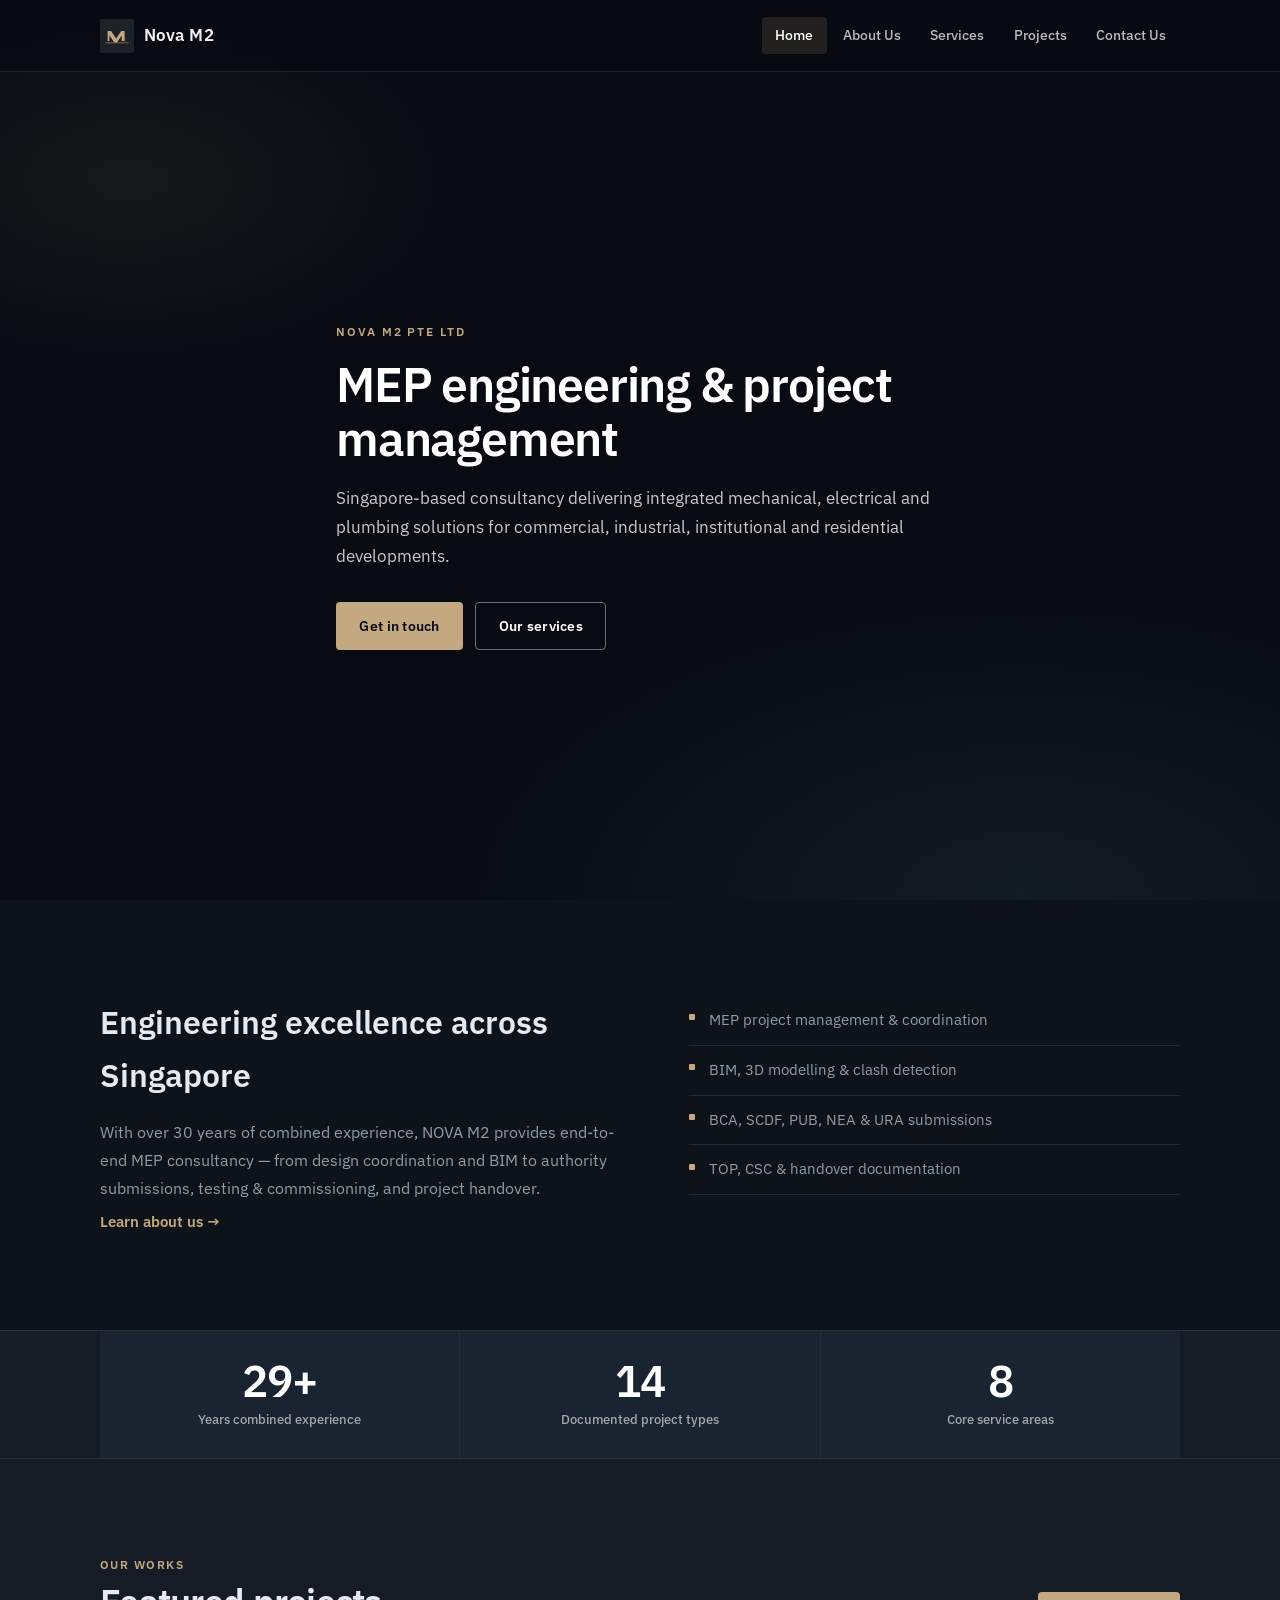
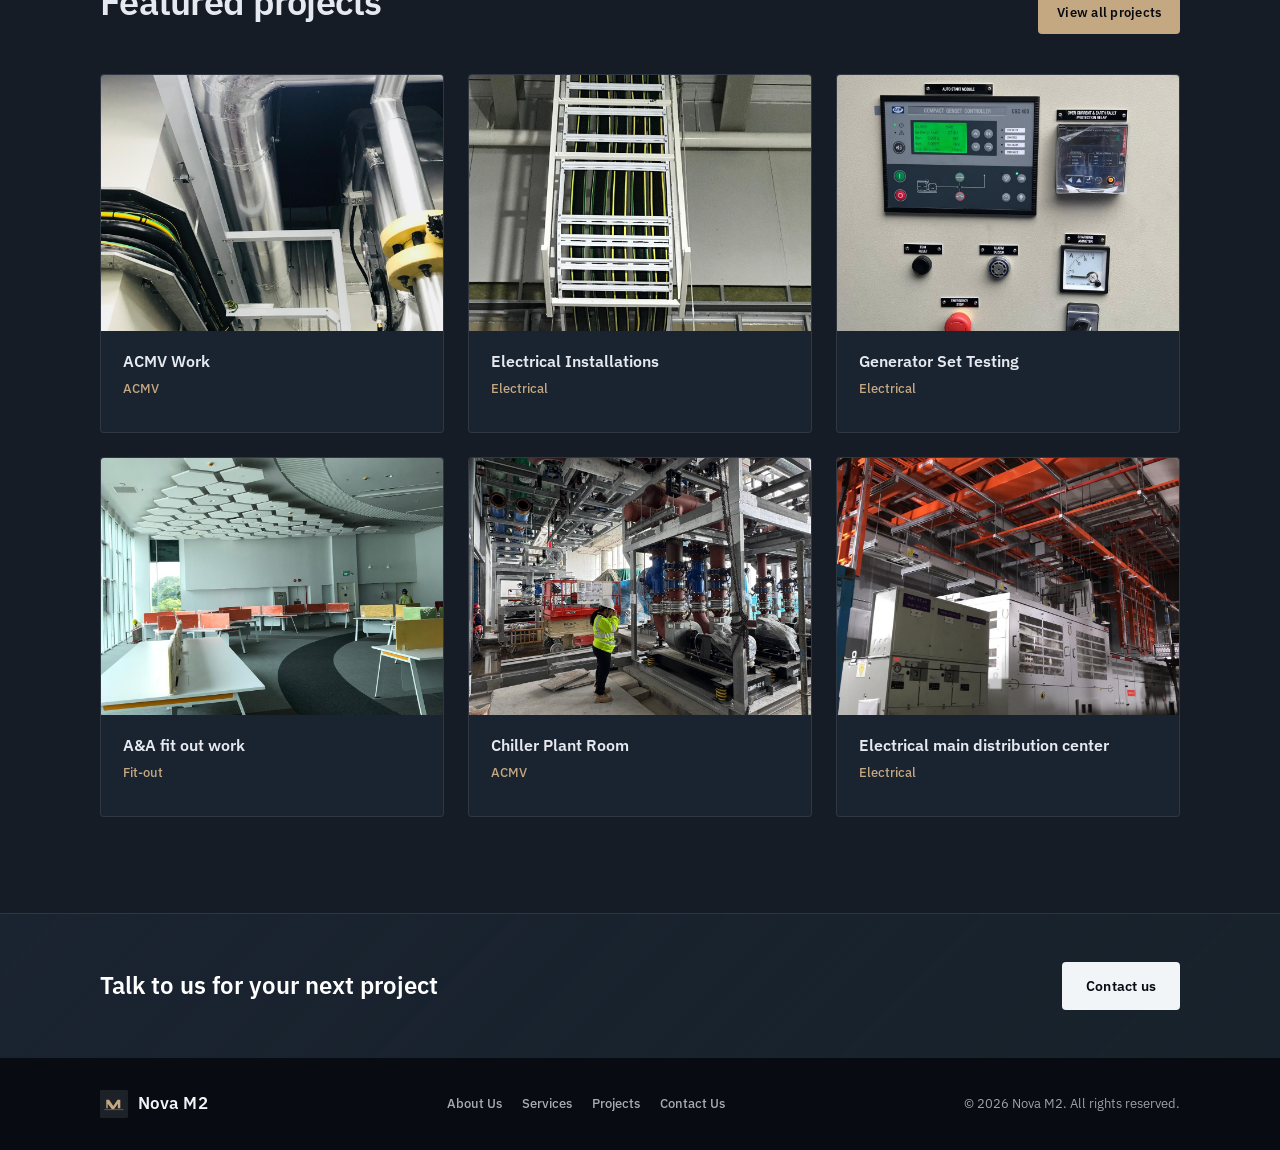
<file: index.html>
<!DOCTYPE html>
<html lang="en">
<head>
  <meta charset="UTF-8" />
  <meta name="viewport" content="width=device-width, initial-scale=1.0" />
  <meta name="description" content="NOVA M2 PTE LTD — Singapore MEP Engineering Consultancy and Project Management." />
  <title>Nova M2 | MEP Engineering & Project Management</title>
  <link rel="preconnect" href="https://fonts.googleapis.com" />
  <link rel="preconnect" href="https://fonts.gstatic.com" crossorigin />
  <link href="https://fonts.googleapis.com/css2?family=IBM+Plex+Sans:ital,wght@0,400;0,500;0,600;0,700;1,400&display=swap" rel="stylesheet" />
  <link rel="stylesheet" href="assets/css/style.css" />
  <link rel="icon" href="assets/images/favicon.svg" type="image/svg+xml" />
</head>
<body class="page-home" data-page="home">
  <a class="skip-link" href="#main">Skip to content</a>

  <header class="site-header" id="site-header">
    <div class="header-inner">
      <a class="logo" href="index.html" aria-label="Nova M2 — Home">
        <img src="assets/images/logo.svg" alt="" width="34" height="34" />
        <span class="logo-text">Nova M2</span>
      </a>
      <button class="nav-toggle" type="button" aria-expanded="false" aria-controls="site-nav" aria-label="Open menu">
        <span></span><span></span><span></span>
      </button>
      <nav class="site-nav" id="site-nav" aria-label="Primary">
        <a href="index.html" data-page="home">Home</a>
        <a href="about.html" data-page="about">About Us</a>
        <a href="services.html" data-page="services">Services</a>
        <a href="projects.html" data-page="projects">Projects</a>
        <a href="contact.html" data-page="contact">Contact Us</a>
      </nav>
    </div>
  </header>

  <main id="main">
    <section class="home-hero" aria-labelledby="home-title">
      <div class="home-bg" aria-hidden="true"></div>
      <div class="container home-inner">
        <p class="home-eyebrow">NOVA M2 PTE LTD</p>
        <h1 id="home-title">MEP engineering &amp; project management</h1>
        <p class="home-lead">Singapore-based consultancy delivering integrated mechanical, electrical and plumbing solutions for commercial, industrial, institutional and residential developments.</p>
        <div class="home-actions">
          <a class="btn btn-primary" href="contact.html">Get in touch</a>
          <a class="btn btn-outline" href="services.html">Our services</a>
        </div>
      </div>
    </section>

    <section class="page-section home-intro" aria-labelledby="intro-title">
      <div class="container intro-grid">
        <div>
          <h2 id="intro-title">Engineering excellence across Singapore</h2>
          <p>With over 30 years of combined experience, NOVA M2 provides end-to-end MEP consultancy — from design coordination and BIM to authority submissions, testing &amp; commissioning, and project handover.</p>
          <a class="text-link" href="about.html">Learn about us &rarr;</a>
        </div>
        <ul class="intro-highlights">
          <li>MEP project management &amp; coordination</li>
          <li>BIM, 3D modelling &amp; clash detection</li>
          <li>BCA, SCDF, PUB, NEA &amp; URA submissions</li>
          <li>TOP, CSC &amp; handover documentation</li>
        </ul>
      </div>
    </section>

    <section class="stats-bar stats-bar--inline" aria-label="Company overview">
      <div class="container stats-row">
        <div class="stat"><p class="stat-value"><span class="stat-num" data-count="30">0</span>+</p><p class="stat-label">Years combined experience</p></div>
        <div class="stat"><p class="stat-value"><span class="stat-num" data-count="15">0</span></p><p class="stat-label">Documented project types</p></div>
        <div class="stat"><p class="stat-value"><span class="stat-num" data-count="8">0</span></p><p class="stat-label">Core service areas</p></div>
      </div>
    </section>

    <section class="page-section home-projects" aria-labelledby="featured-title">
      <div class="container">
        <header class="section-head section-head--row">
          <div>
            <p class="section-label">Our works</p>
            <h2 id="featured-title">Featured projects</h2>
          </div>
          <a class="btn btn-primary btn-sm" href="projects.html">View all projects</a>
        </header>
        <div class="project-grid" id="featured-projects"></div>
      </div>
    </section>

    <section class="cta-strip" aria-label="Contact call to action">
      <div class="container cta-strip-inner">
        <h2>Talk to us for your next project</h2>
        <a class="btn btn-light" href="contact.html">Contact us</a>
      </div>
    </section>
  </main>

  <footer class="site-footer">
    <div class="container footer-inner">
      <a class="logo logo-footer" href="index.html">
        <img src="assets/images/logo.svg" alt="" width="28" height="28" />
        <span class="logo-text">Nova M2</span>
      </a>
      <nav class="footer-nav" aria-label="Footer">
        <a href="about.html">About Us</a>
        <a href="services.html">Services</a>
        <a href="projects.html">Projects</a>
        <a href="contact.html">Contact Us</a>
      </nav>
      <p class="copyright">&copy; 2026 Nova M2. All rights reserved.</p>
    </div>
  </footer>

  <script src="assets/js/projects-data.js"></script>
  <script src="assets/js/site.js"></script>
  <script src="assets/js/home.js"></script>
  <script src="assets/js/stats.js"></script>
</body>
</html>
</file>
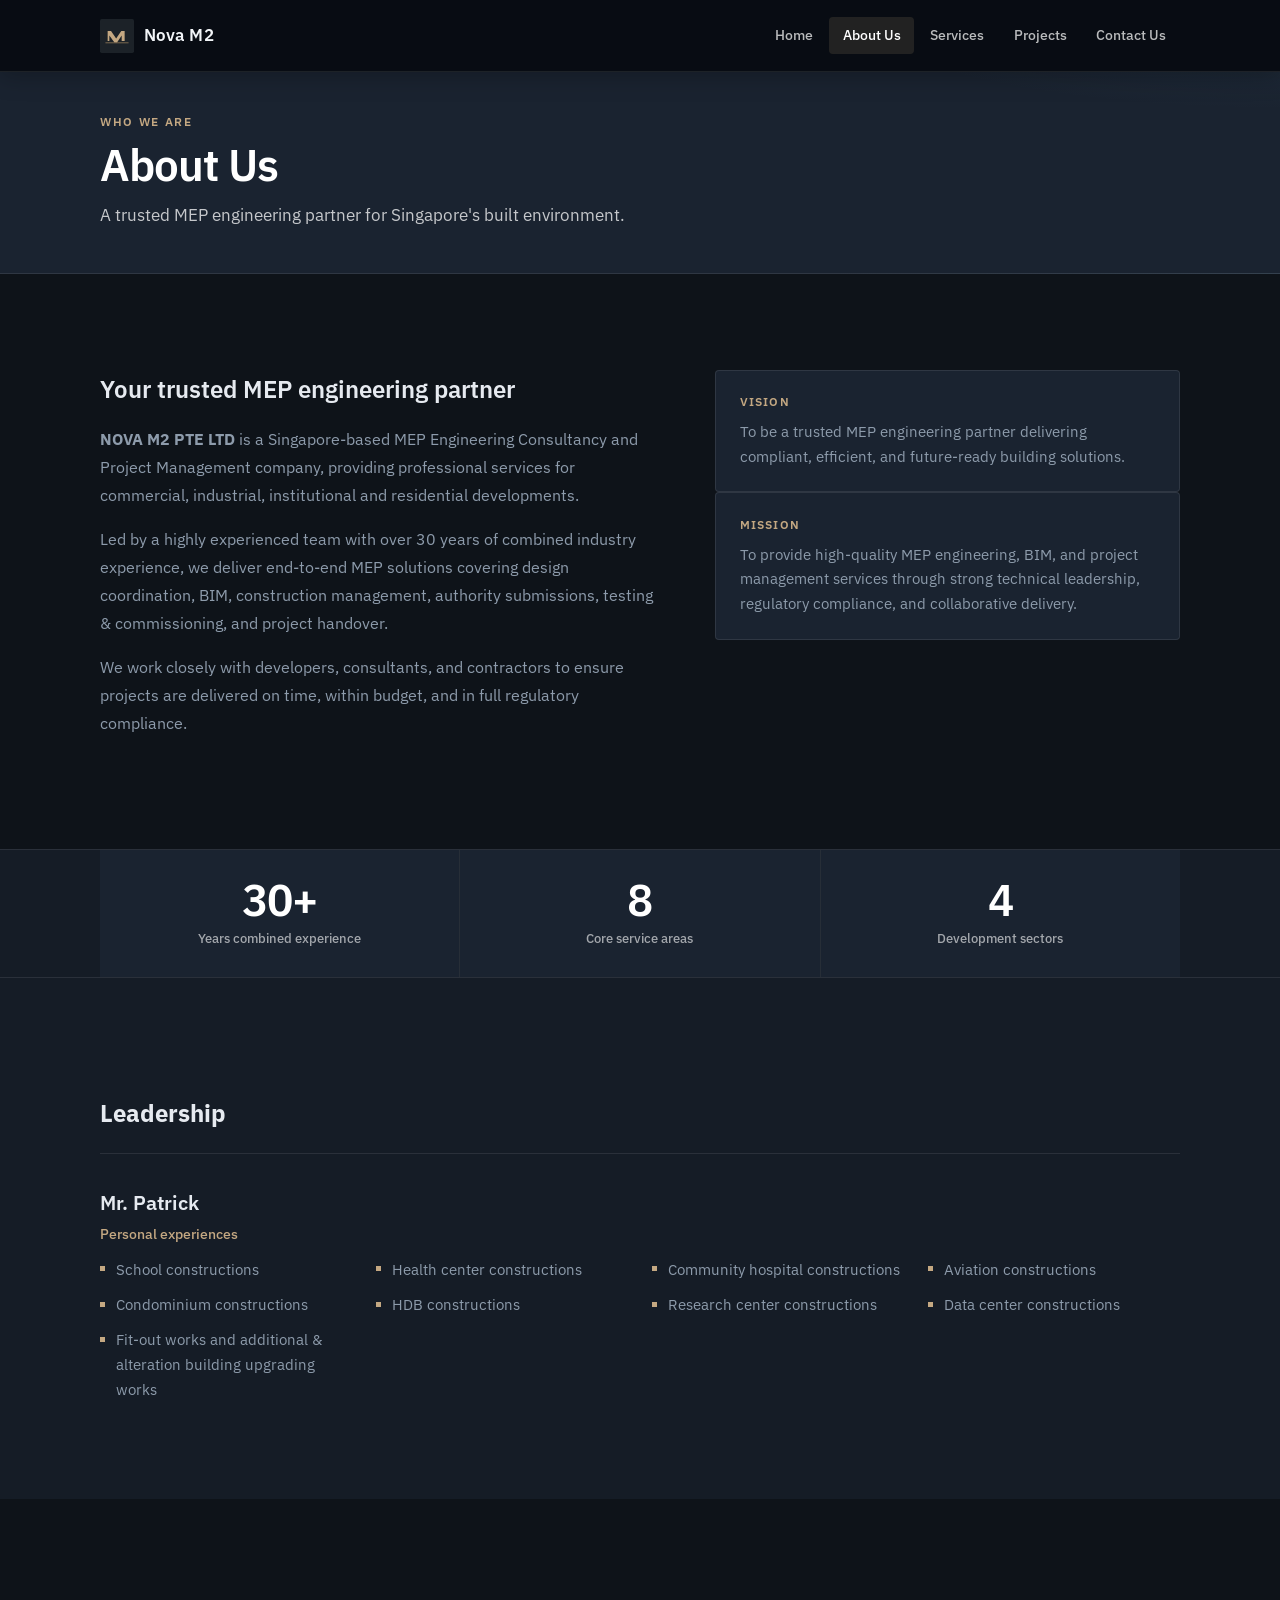
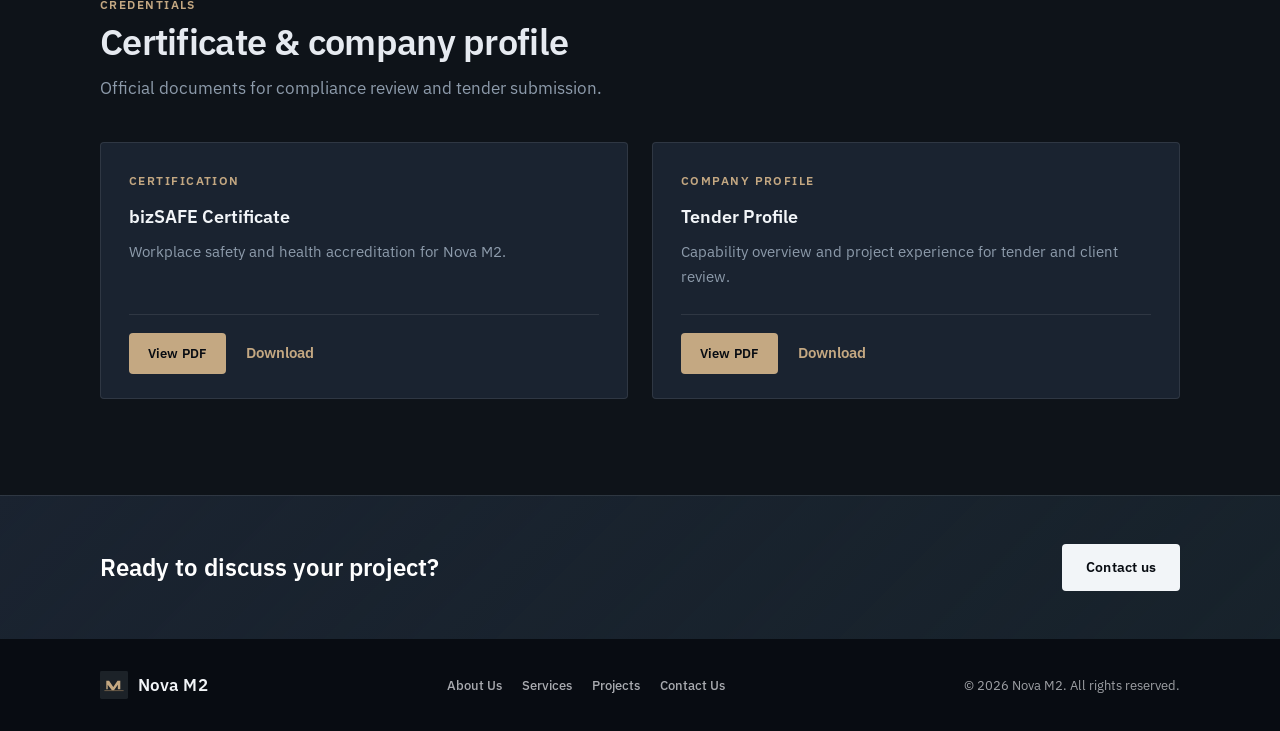
<file: about.html>
<!DOCTYPE html>
<html lang="en">
<head>
  <meta charset="UTF-8" />
  <meta name="viewport" content="width=device-width, initial-scale=1.0" />
  <meta name="description" content="About NOVA M2 — Singapore MEP engineering consultancy with 30+ years combined experience." />
  <title>About Us | Nova M2</title>
  <link rel="preconnect" href="https://fonts.googleapis.com" />
  <link rel="preconnect" href="https://fonts.gstatic.com" crossorigin />
  <link href="https://fonts.googleapis.com/css2?family=IBM+Plex+Sans:ital,wght@0,400;0,500;0,600;0,700;1,400&display=swap" rel="stylesheet" />
  <link rel="stylesheet" href="assets/css/style.css" />
  <link rel="icon" href="assets/images/favicon.svg" type="image/svg+xml" />
</head>
<body class="page-inner" data-page="about">
  <a class="skip-link" href="#main">Skip to content</a>

  <header class="site-header is-scrolled" id="site-header">
    <div class="header-inner">
      <a class="logo" href="index.html"><img src="assets/images/logo.svg" alt="" width="34" height="34" /><span class="logo-text">Nova M2</span></a>
      <button class="nav-toggle" type="button" aria-expanded="false" aria-controls="site-nav" aria-label="Open menu"><span></span><span></span><span></span></button>
      <nav class="site-nav" id="site-nav" aria-label="Primary">
        <a href="index.html" data-page="home">Home</a>
        <a href="about.html" data-page="about">About Us</a>
        <a href="services.html" data-page="services">Services</a>
        <a href="projects.html" data-page="projects">Projects</a>
        <a href="contact.html" data-page="contact">Contact Us</a>
      </nav>
    </div>
  </header>

  <main id="main">
    <div class="page-banner">
      <div class="container">
        <p class="page-banner-label">Who we are</p>
        <h1>About Us</h1>
        <p class="page-banner-lead">A trusted MEP engineering partner for Singapore's built environment.</p>
      </div>
    </div>

    <section class="page-content">
      <div class="container content-grid">
        <div class="content-main">
          <h2>Your trusted MEP engineering partner</h2>
          <p><strong>NOVA M2 PTE LTD</strong> is a Singapore-based MEP Engineering Consultancy and Project Management company, providing professional services for commercial, industrial, institutional and residential developments.</p>
          <p>Led by a highly experienced team with over 30 years of combined industry experience, we deliver end-to-end MEP solutions covering design coordination, BIM, construction management, authority submissions, testing &amp; commissioning, and project handover.</p>
          <p>We work closely with developers, consultants, and contractors to ensure projects are delivered on time, within budget, and in full regulatory compliance.</p>
        </div>
        <aside class="content-aside">
          <article class="value-card">
            <h3>Vision</h3>
            <p>To be a trusted MEP engineering partner delivering compliant, efficient, and future-ready building solutions.</p>
          </article>
          <article class="value-card">
            <h3>Mission</h3>
            <p>To provide high-quality MEP engineering, BIM, and project management services through strong technical leadership, regulatory compliance, and collaborative delivery.</p>
          </article>
        </aside>
      </div>
    </section>

    <section class="stats-bar" aria-label="Achievement overview">
      <div class="container stats-row">
        <div class="stat"><p class="stat-value"><span class="stat-num" data-count="30">0</span>+</p><p class="stat-label">Years combined experience</p></div>
        <div class="stat"><p class="stat-value"><span class="stat-num" data-count="8">0</span></p><p class="stat-label">Core service areas</p></div>
        <div class="stat"><p class="stat-value"><span class="stat-num" data-count="4">0</span></p><p class="stat-label">Development sectors</p></div>
      </div>
    </section>

    <section class="page-content page-content--alt">
      <div class="container">
        <h2>Leadership</h2>
        <div class="team-block">
          <h3 class="team-name">Mr. Patrick</h3>
          <p class="team-role">Personal experiences</p>
          <ul class="experience-list">
            <li>School constructions</li>
            <li>Health center constructions</li>
            <li>Community hospital constructions</li>
            <li>Aviation constructions</li>
            <li>Condominium constructions</li>
            <li>HDB constructions</li>
            <li>Research center constructions</li>
            <li>Data center constructions</li>
            <li>Fit-out works and additional &amp; alteration building upgrading works</li>
          </ul>
        </div>
      </div>
    </section>

    <section class="page-content" aria-labelledby="credentials-title">
      <div class="container">
        <div class="section-head">
          <p class="section-label">Credentials</p>
          <h2 id="credentials-title">Certificate &amp; company profile</h2>
          <p class="section-lead">Official documents for compliance review and tender submission.</p>
        </div>
        <div class="doc-grid">
          <article class="doc-card">
            <p class="doc-card-type">Certification</p>
            <h3>bizSAFE Certificate</h3>
            <p>Workplace safety and health accreditation for Nova M2.</p>
            <div class="doc-card-actions">
              <a class="btn btn-primary btn-sm" href="assets/slides/bizsafecert.pdf" target="_blank" rel="noopener noreferrer">View PDF</a>
              <a class="text-link" href="assets/slides/bizsafecert.pdf" download="NovaM2-bizSAFE-Certificate.pdf">Download</a>
            </div>
          </article>
          <article class="doc-card">
            <p class="doc-card-type">Company profile</p>
            <h3>Tender Profile</h3>
            <p>Capability overview and project experience for tender and client review.</p>
            <div class="doc-card-actions">
              <a class="btn btn-primary btn-sm" href="assets/slides/NOVAM2_Tender_Profile_Ordered_Professional_Patrick.pdf" target="_blank" rel="noopener noreferrer">View PDF</a>
              <a class="text-link" href="assets/slides/NOVAM2_Tender_Profile_Ordered_Professional_Patrick.pdf" download="NovaM2-Tender-Profile.pdf">Download</a>
            </div>
          </article>
        </div>
      </div>
    </section>

    <section class="cta-strip">
      <div class="container cta-strip-inner">
        <h2>Ready to discuss your project?</h2>
        <a class="btn btn-light" href="contact.html">Contact us</a>
      </div>
    </section>
  </main>

  <footer class="site-footer">
    <div class="container footer-inner">
      <a class="logo logo-footer" href="index.html"><img src="assets/images/logo.svg" alt="" width="28" height="28" /><span class="logo-text">Nova M2</span></a>
      <nav class="footer-nav" aria-label="Footer">
        <a href="about.html">About Us</a>
        <a href="services.html">Services</a>
        <a href="projects.html">Projects</a>
        <a href="contact.html">Contact Us</a>
      </nav>
      <p class="copyright">&copy; 2026 Nova M2. All rights reserved.</p>
    </div>
  </footer>

  <script src="assets/js/site.js"></script>
  <script src="assets/js/stats.js"></script>
</body>
</html>
</file>
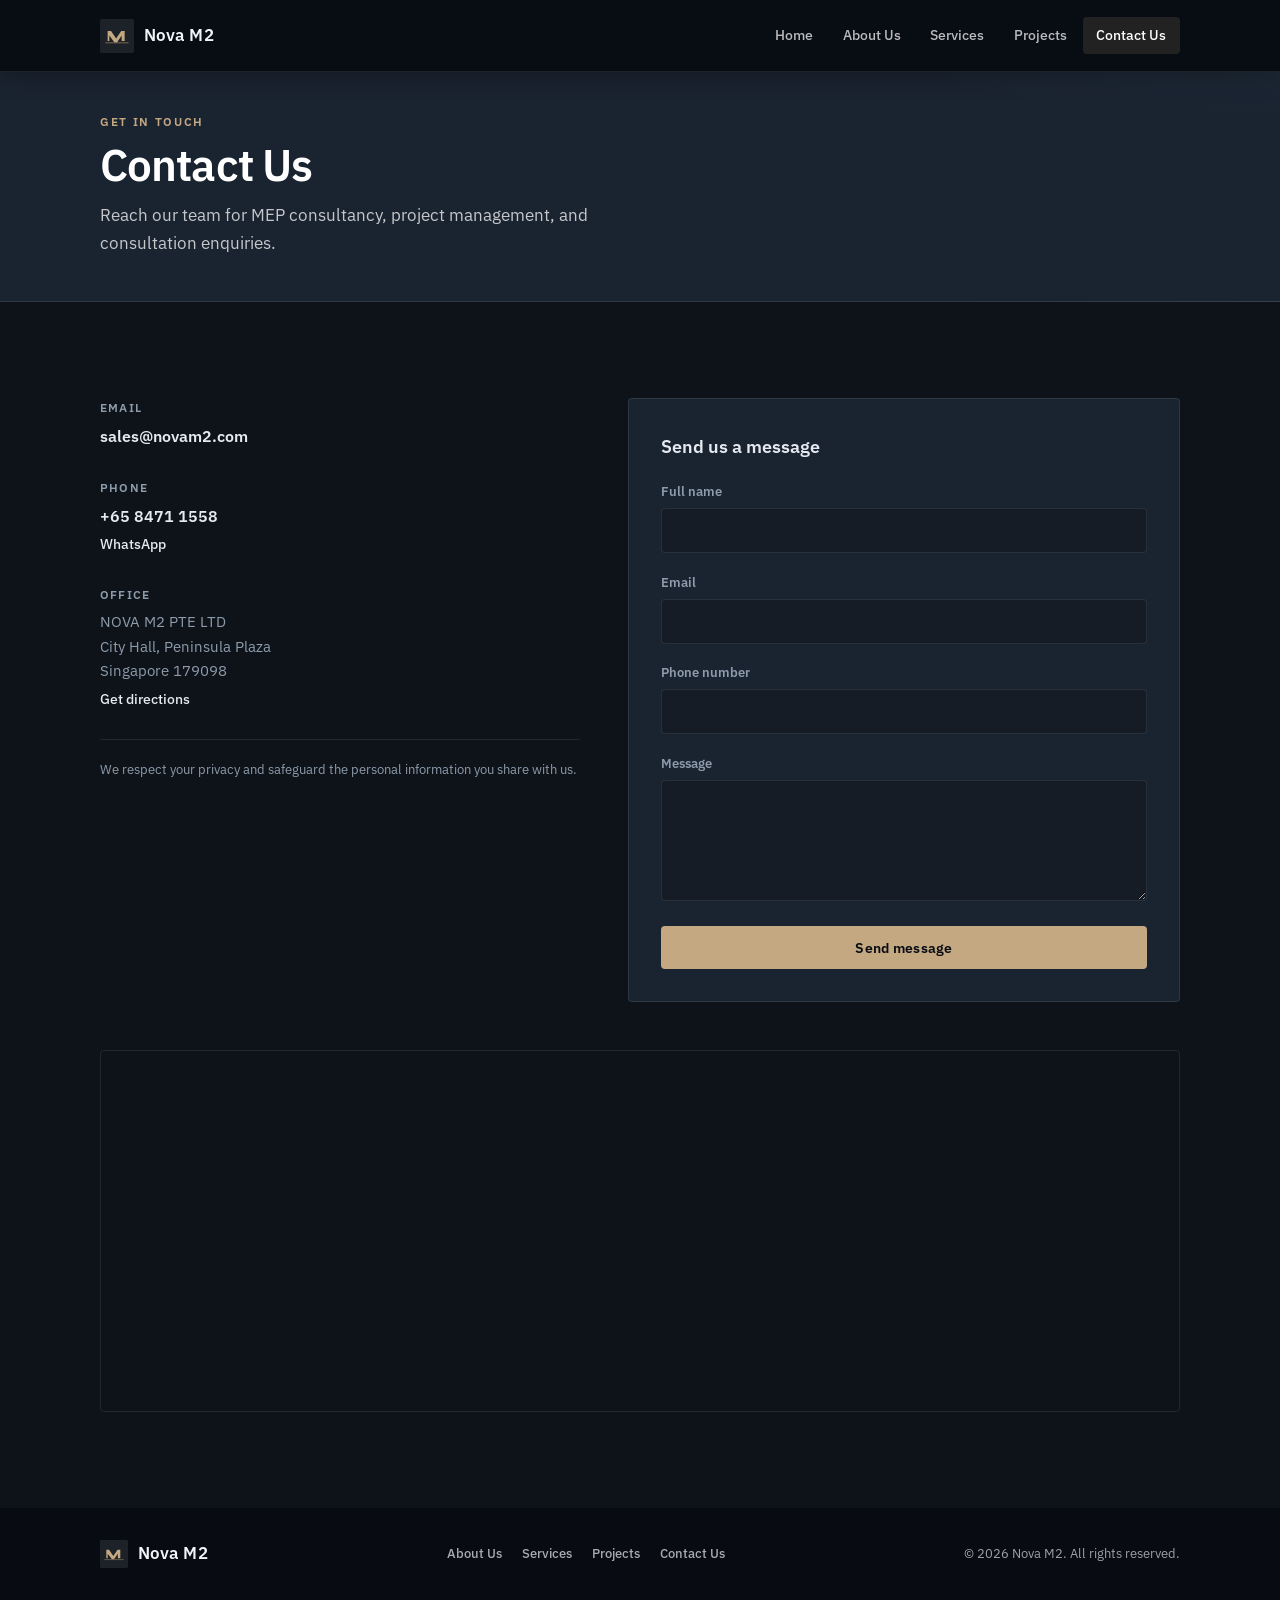
<file: contact.html>
<!DOCTYPE html>
<html lang="en">
<head>
  <meta charset="UTF-8" />
  <meta name="viewport" content="width=device-width, initial-scale=1.0" />
  <meta name="description" content="Contact Nova M2 — sales@novam2.com, +65 8471 1558, Peninsula Plaza, Singapore." />
  <title>Contact Us | Nova M2</title>
  <link rel="preconnect" href="https://fonts.googleapis.com" />
  <link rel="preconnect" href="https://fonts.gstatic.com" crossorigin />
  <link href="https://fonts.googleapis.com/css2?family=IBM+Plex+Sans:ital,wght@0,400;0,500;0,600;0,700;1,400&display=swap" rel="stylesheet" />
  <link rel="stylesheet" href="assets/css/style.css" />
  <link rel="icon" href="assets/images/favicon.svg" type="image/svg+xml" />
</head>
<body class="page-inner" data-page="contact">
  <a class="skip-link" href="#main">Skip to content</a>

  <header class="site-header is-scrolled" id="site-header">
    <div class="header-inner">
      <a class="logo" href="index.html"><img src="assets/images/logo.svg" alt="" width="34" height="34" /><span class="logo-text">Nova M2</span></a>
      <button class="nav-toggle" type="button" aria-expanded="false" aria-controls="site-nav" aria-label="Open menu"><span></span><span></span><span></span></button>
      <nav class="site-nav" id="site-nav" aria-label="Primary">
        <a href="index.html" data-page="home">Home</a>
        <a href="about.html" data-page="about">About Us</a>
        <a href="services.html" data-page="services">Services</a>
        <a href="projects.html" data-page="projects">Projects</a>
        <a href="contact.html" data-page="contact">Contact Us</a>
      </nav>
    </div>
  </header>

  <main id="main">
    <div class="page-banner">
      <div class="container">
        <p class="page-banner-label">Get in touch</p>
        <h1>Contact Us</h1>
        <p class="page-banner-lead">Reach our team for MEP consultancy, project management, and consultation enquiries.</p>
      </div>
    </div>

    <section class="page-content">
      <div class="container contact-layout">
        <div class="contact-details">
          <h2 class="visually-hidden">Contact details</h2>
          <div class="contact-row">
            <h3>Email</h3>
            <a href="mailto:sales@novam2.com">sales@novam2.com</a>
          </div>
          <div class="contact-row">
            <h3>Phone</h3>
            <a href="tel:+6584711558">+65 8471 1558</a>
            <a class="contact-sub" href="https://wa.me/6584711558" target="_blank" rel="noopener noreferrer">WhatsApp</a>
          </div>
          <div class="contact-row">
            <h3>Office</h3>
            <address>
              NOVA M2 PTE LTD<br />
              City Hall, Peninsula Plaza<br />
              Singapore 179098
            </address>
            <a class="contact-sub" href="https://www.google.com/maps/search/?api=1&amp;query=Peninsula+Plaza+Singapore+179098" target="_blank" rel="noopener noreferrer">Get directions</a>
          </div>
          <p class="contact-note">We respect your privacy and safeguard the personal information you share with us.</p>
        </div>

        <form class="contact-form" name="consultation" method="POST" data-netlify="true" netlify-honeypot="bot-field">
          <h2>Send us a message</h2>
          <input type="hidden" name="form-name" value="consultation" />
          <p class="hidden" aria-hidden="true"><label>Don't fill this out: <input name="bot-field" /></label></p>
          <div class="form-row">
            <label for="name">Full name</label>
            <input id="name" name="name" type="text" required autocomplete="name" />
          </div>
          <div class="form-row">
            <label for="email">Email</label>
            <input id="email" name="email" type="email" required autocomplete="email" />
          </div>
          <div class="form-row">
            <label for="phone">Phone number</label>
            <input id="phone" name="phone" type="tel" autocomplete="tel" />
          </div>
          <div class="form-row">
            <label for="message">Message</label>
            <textarea id="message" name="message" rows="5" required></textarea>
          </div>
          <button class="btn btn-primary btn-full" type="submit">Send message</button>
        </form>
      </div>

      <div class="container contact-map-wrap">
        <div class="contact-map">
          <iframe title="Nova M2 — Peninsula Plaza, Singapore" src="https://maps.google.com/maps?q=Peninsula+Plaza+Singapore+179098&amp;z=15&amp;output=embed" loading="lazy" referrerpolicy="no-referrer-when-downgrade" allowfullscreen></iframe>
        </div>
      </div>
    </section>
  </main>

  <footer class="site-footer">
    <div class="container footer-inner">
      <a class="logo logo-footer" href="index.html"><img src="assets/images/logo.svg" alt="" width="28" height="28" /><span class="logo-text">Nova M2</span></a>
      <nav class="footer-nav" aria-label="Footer">
        <a href="about.html">About Us</a>
        <a href="services.html">Services</a>
        <a href="projects.html">Projects</a>
        <a href="contact.html">Contact Us</a>
      </nav>
      <p class="copyright">&copy; 2026 Nova M2. All rights reserved.</p>
    </div>
  </footer>

  <script src="assets/js/site.js"></script>
</body>
</html>
</file>
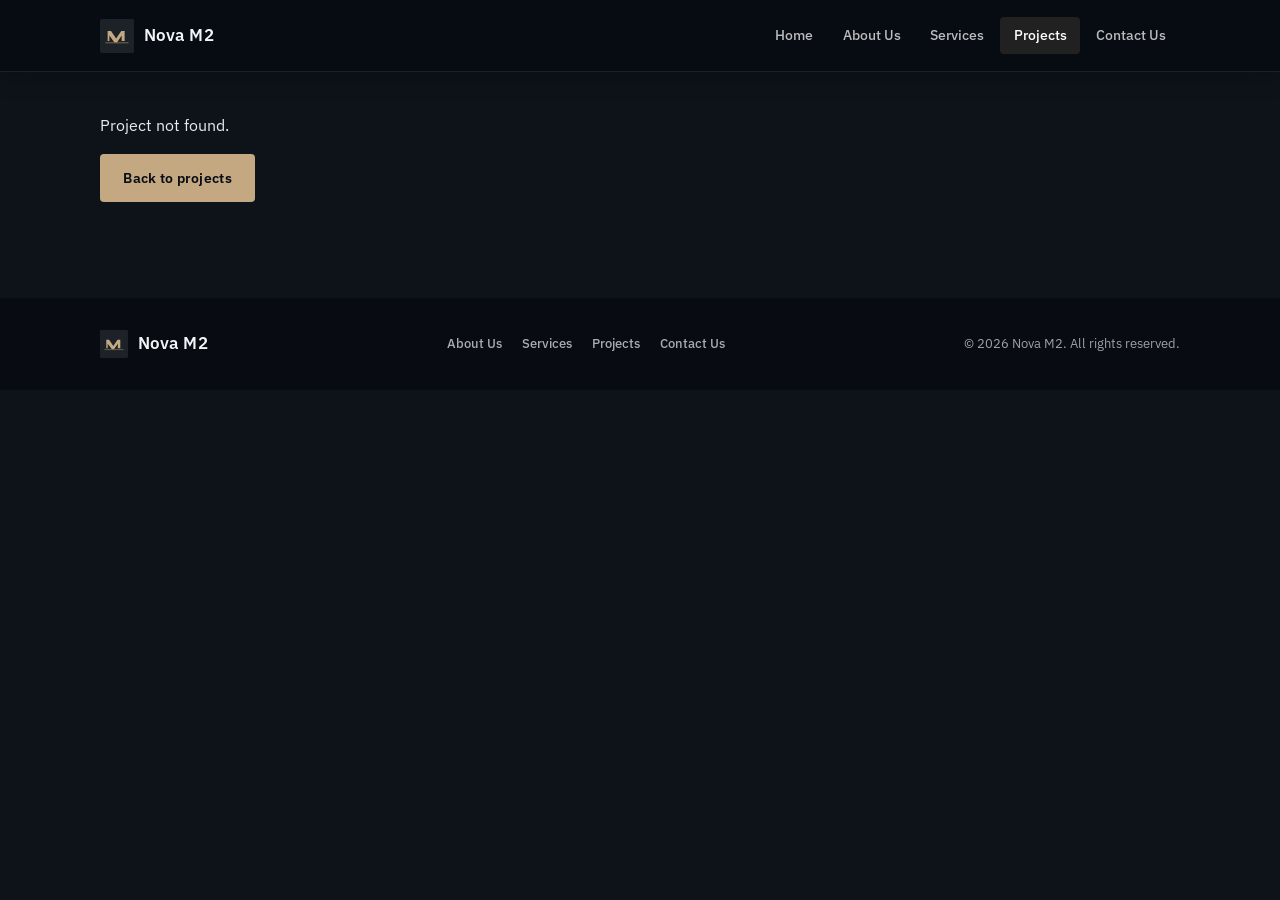
<file: project.html>
<!DOCTYPE html>
<html lang="en">
<head>
  <meta charset="UTF-8" />
  <meta name="viewport" content="width=device-width, initial-scale=1.0" />
  <meta name="description" content="Nova M2 project detail." />
  <title>Project | Nova M2</title>
  <link rel="preconnect" href="https://fonts.googleapis.com" />
  <link rel="preconnect" href="https://fonts.gstatic.com" crossorigin />
  <link href="https://fonts.googleapis.com/css2?family=IBM+Plex+Sans:ital,wght@0,400;0,500;0,600;0,700;1,400&display=swap" rel="stylesheet" />
  <link rel="stylesheet" href="assets/css/style.css" />
  <link rel="icon" href="assets/images/favicon.svg" type="image/svg+xml" />
</head>
<body class="page-inner" data-page="projects">
  <a class="skip-link" href="#main">Skip to content</a>

  <header class="site-header is-scrolled" id="site-header">
    <div class="header-inner">
      <a class="logo" href="index.html"><img src="assets/images/logo.svg" alt="" width="34" height="34" /><span class="logo-text">Nova M2</span></a>
      <button class="nav-toggle" type="button" aria-expanded="false" aria-controls="site-nav" aria-label="Open menu"><span></span><span></span><span></span></button>
      <nav class="site-nav" id="site-nav" aria-label="Primary">
        <a href="index.html" data-page="home">Home</a>
        <a href="about.html" data-page="about">About Us</a>
        <a href="services.html" data-page="services">Services</a>
        <a href="projects.html" data-page="projects">Projects</a>
        <a href="contact.html" data-page="contact">Contact Us</a>
      </nav>
    </div>
  </header>

  <main id="main">
    <div id="project-detail"></div>
  </main>

  <footer class="site-footer">
    <div class="container footer-inner">
      <a class="logo logo-footer" href="index.html"><img src="assets/images/logo.svg" alt="" width="28" height="28" /><span class="logo-text">Nova M2</span></a>
      <nav class="footer-nav" aria-label="Footer">
        <a href="about.html">About Us</a>
        <a href="services.html">Services</a>
        <a href="projects.html">Projects</a>
        <a href="contact.html">Contact Us</a>
      </nav>
      <p class="copyright">&copy; 2026 Nova M2. All rights reserved.</p>
    </div>
  </footer>

  <script src="assets/js/projects-data.js"></script>
  <script src="assets/js/site.js"></script>
  <script src="assets/js/project-detail.js"></script>
  <script src="assets/js/gallery-lightbox.js"></script>
</body>
</html>
</file>
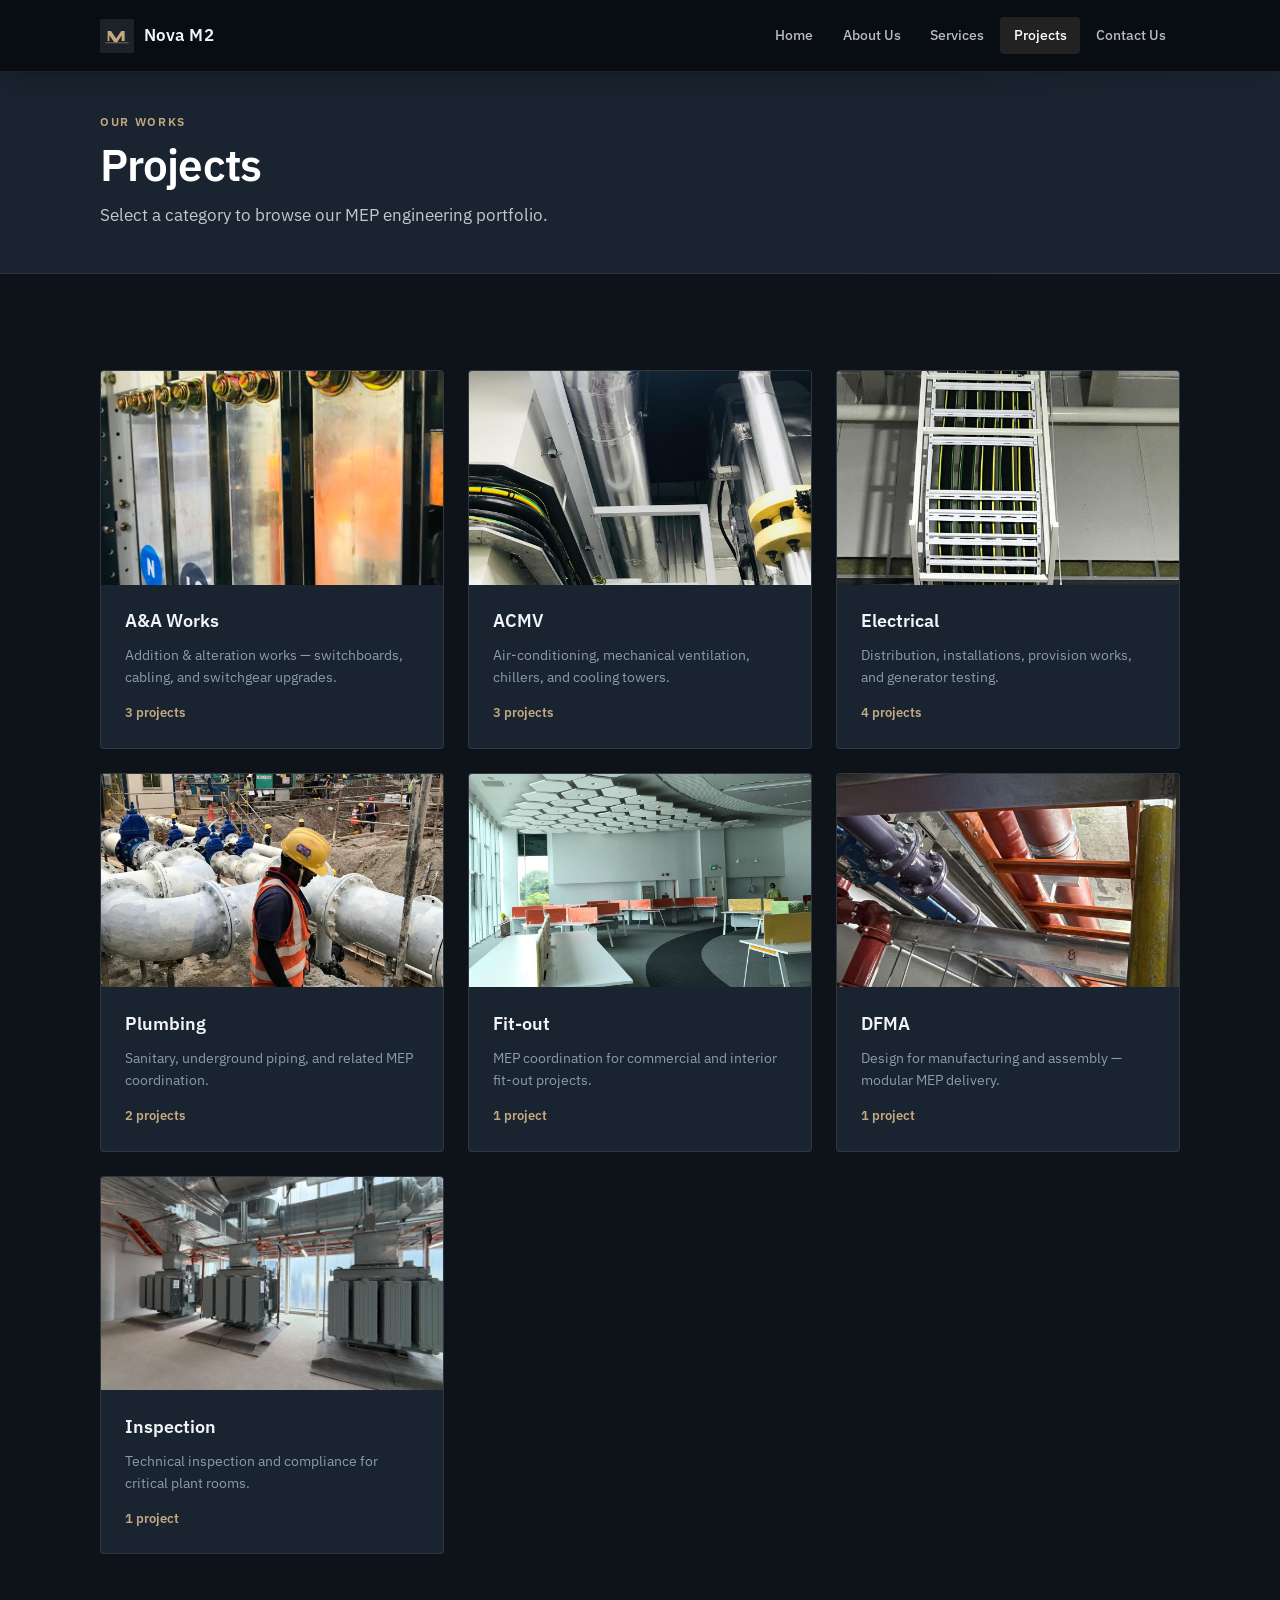
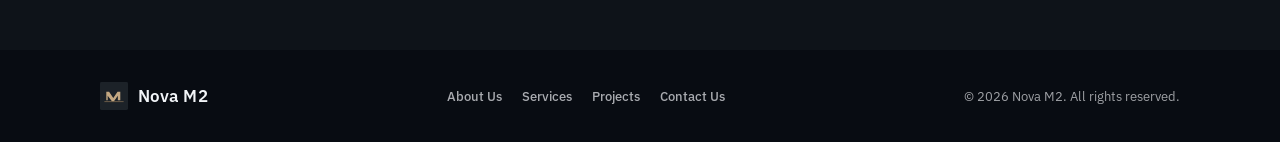
<file: projects.html>
<!DOCTYPE html>
<html lang="en">
<head>
  <meta charset="UTF-8" />
  <meta name="viewport" content="width=device-width, initial-scale=1.0" />
  <meta name="description" content="Nova M2 project portfolio — MEP engineering works across electrical, ACMV, plumbing, fit-out and more in Singapore." />
  <title>Projects | Nova M2</title>
  <link rel="preconnect" href="https://fonts.googleapis.com" />
  <link rel="preconnect" href="https://fonts.gstatic.com" crossorigin />
  <link href="https://fonts.googleapis.com/css2?family=IBM+Plex+Sans:ital,wght@0,400;0,500;0,600;0,700;1,400&display=swap" rel="stylesheet" />
  <link rel="stylesheet" href="assets/css/style.css" />
  <link rel="icon" href="assets/images/favicon.svg" type="image/svg+xml" />
</head>
<body class="page-inner" data-page="projects">
  <a class="skip-link" href="#main">Skip to content</a>

  <header class="site-header is-scrolled" id="site-header">
    <div class="header-inner">
      <a class="logo" href="index.html"><img src="assets/images/logo.svg" alt="" width="34" height="34" /><span class="logo-text">Nova M2</span></a>
      <button class="nav-toggle" type="button" aria-expanded="false" aria-controls="site-nav" aria-label="Open menu"><span></span><span></span><span></span></button>
      <nav class="site-nav" id="site-nav" aria-label="Primary">
        <a href="index.html" data-page="home">Home</a>
        <a href="about.html" data-page="about">About Us</a>
        <a href="services.html" data-page="services">Services</a>
        <a href="projects.html" data-page="projects">Projects</a>
        <a href="contact.html" data-page="contact">Contact Us</a>
      </nav>
    </div>
  </header>

  <main id="main">
    <div class="page-banner">
      <div class="container">
        <p class="page-banner-label">Our works</p>
        <h1>Projects</h1>
        <p class="page-banner-lead">Select a category to browse our MEP engineering portfolio.</p>
      </div>
    </div>

    <section class="page-content">
      <div class="container">
        <div class="category-grid" id="category-grid" aria-label="Project categories"></div>
        <div id="projects-list-view" hidden>
          <div class="projects-toolbar">
            <a class="text-link projects-back" href="projects.html">&larr; All categories</a>
            <p class="projects-count" id="projects-count"></p>
          </div>
          <div class="project-grid" id="projects-grid"></div>
        </div>
      </div>
    </section>
  </main>

  <footer class="site-footer">
    <div class="container footer-inner">
      <a class="logo logo-footer" href="index.html"><img src="assets/images/logo.svg" alt="" width="28" height="28" /><span class="logo-text">Nova M2</span></a>
      <nav class="footer-nav" aria-label="Footer">
        <a href="about.html">About Us</a>
        <a href="services.html">Services</a>
        <a href="projects.html">Projects</a>
        <a href="contact.html">Contact Us</a>
      </nav>
      <p class="copyright">&copy; 2026 Nova M2. All rights reserved.</p>
    </div>
  </footer>

  <script src="assets/js/projects-data.js"></script>
  <script src="assets/js/site.js"></script>
  <script src="assets/js/projects.js"></script>
</body>
</html>
</file>
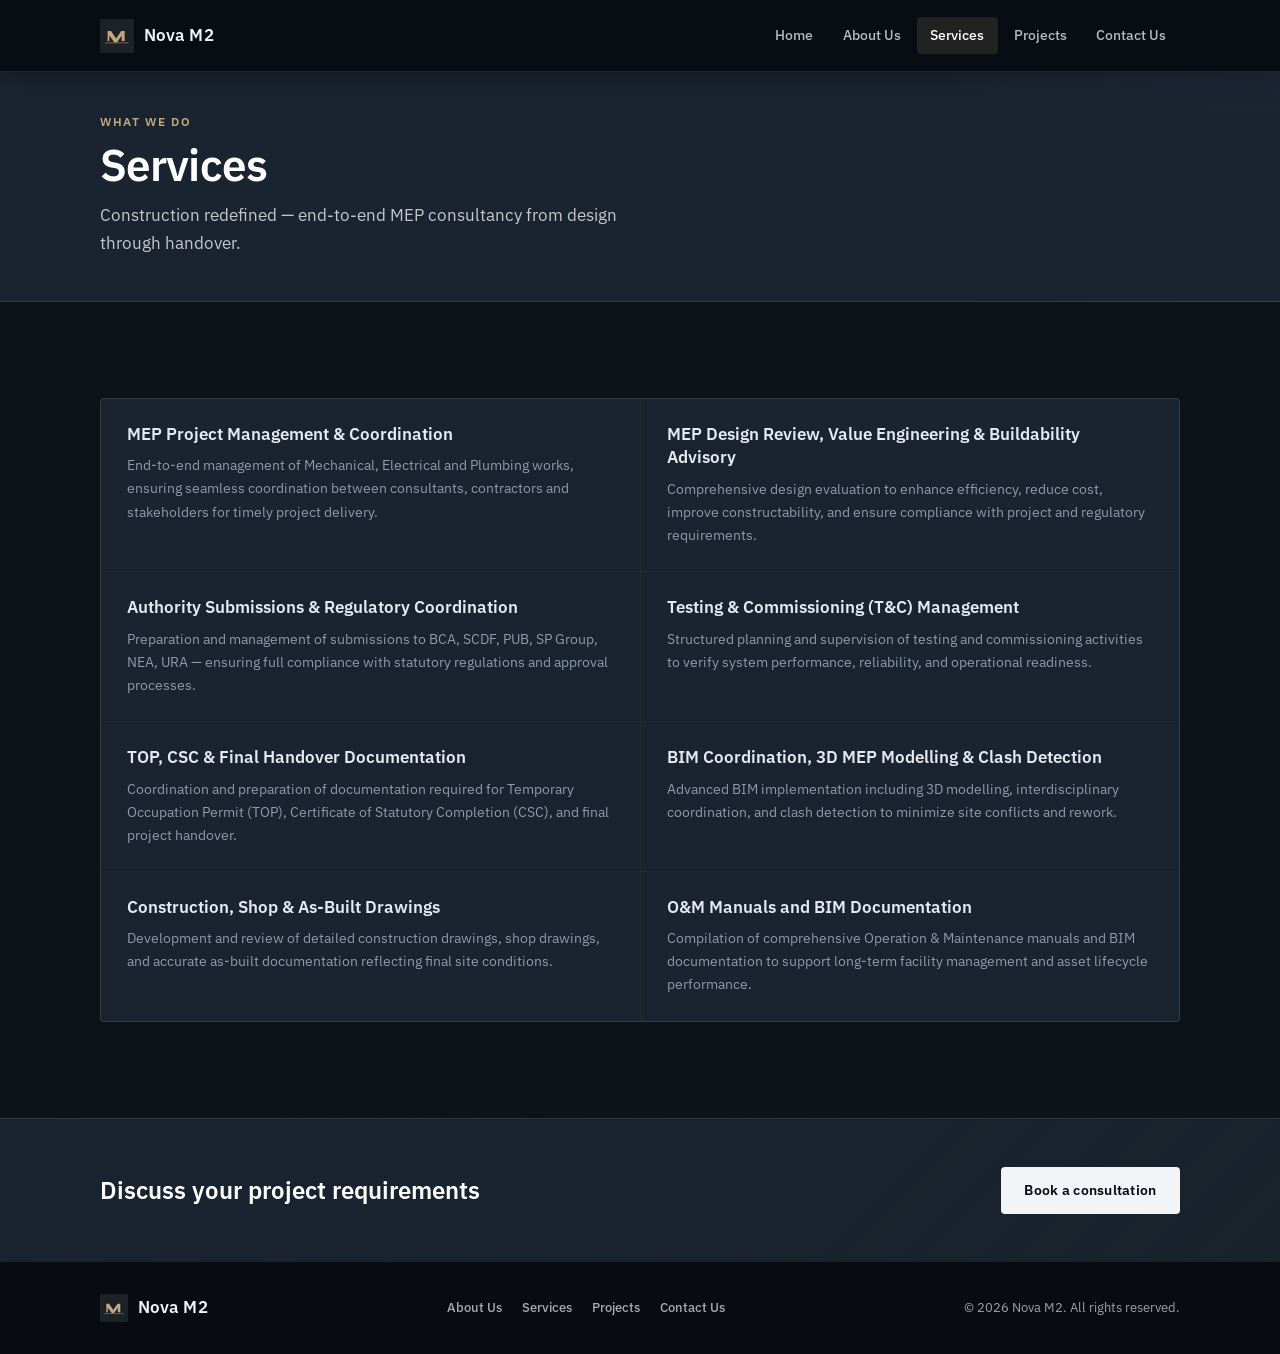
<file: services.html>
<!DOCTYPE html>
<html lang="en">
<head>
  <meta charset="UTF-8" />
  <meta name="viewport" content="width=device-width, initial-scale=1.0" />
  <meta name="description" content="Nova M2 MEP services — project management, BIM, authority submissions, T&amp;C, and handover documentation." />
  <title>Services | Nova M2</title>
  <link rel="preconnect" href="https://fonts.googleapis.com" />
  <link rel="preconnect" href="https://fonts.gstatic.com" crossorigin />
  <link href="https://fonts.googleapis.com/css2?family=IBM+Plex+Sans:ital,wght@0,400;0,500;0,600;0,700;1,400&display=swap" rel="stylesheet" />
  <link rel="stylesheet" href="assets/css/style.css" />
  <link rel="icon" href="assets/images/favicon.svg" type="image/svg+xml" />
</head>
<body class="page-inner" data-page="services">
  <a class="skip-link" href="#main">Skip to content</a>

  <header class="site-header is-scrolled" id="site-header">
    <div class="header-inner">
      <a class="logo" href="index.html"><img src="assets/images/logo.svg" alt="" width="34" height="34" /><span class="logo-text">Nova M2</span></a>
      <button class="nav-toggle" type="button" aria-expanded="false" aria-controls="site-nav" aria-label="Open menu"><span></span><span></span><span></span></button>
      <nav class="site-nav" id="site-nav" aria-label="Primary">
        <a href="index.html" data-page="home">Home</a>
        <a href="about.html" data-page="about">About Us</a>
        <a href="services.html" data-page="services">Services</a>
        <a href="projects.html" data-page="projects">Projects</a>
        <a href="contact.html" data-page="contact">Contact Us</a>
      </nav>
    </div>
  </header>

  <main id="main">
    <div class="page-banner">
      <div class="container">
        <p class="page-banner-label">What we do</p>
        <h1>Services</h1>
        <p class="page-banner-lead">Construction redefined — end-to-end MEP consultancy from design through handover.</p>
      </div>
    </div>

    <section class="page-content">
      <div class="container">
        <ul class="service-list service-list--page">
          <li class="service-item">
            <h2>MEP Project Management &amp; Coordination</h2>
            <p>End-to-end management of Mechanical, Electrical and Plumbing works, ensuring seamless coordination between consultants, contractors and stakeholders for timely project delivery.</p>
          </li>
          <li class="service-item">
            <h2>MEP Design Review, Value Engineering &amp; Buildability Advisory</h2>
            <p>Comprehensive design evaluation to enhance efficiency, reduce cost, improve constructability, and ensure compliance with project and regulatory requirements.</p>
          </li>
          <li class="service-item">
            <h2>Authority Submissions &amp; Regulatory Coordination</h2>
            <p>Preparation and management of submissions to BCA, SCDF, PUB, SP Group, NEA, URA — ensuring full compliance with statutory regulations and approval processes.</p>
          </li>
          <li class="service-item">
            <h2>Testing &amp; Commissioning (T&amp;C) Management</h2>
            <p>Structured planning and supervision of testing and commissioning activities to verify system performance, reliability, and operational readiness.</p>
          </li>
          <li class="service-item">
            <h2>TOP, CSC &amp; Final Handover Documentation</h2>
            <p>Coordination and preparation of documentation required for Temporary Occupation Permit (TOP), Certificate of Statutory Completion (CSC), and final project handover.</p>
          </li>
          <li class="service-item">
            <h2>BIM Coordination, 3D MEP Modelling &amp; Clash Detection</h2>
            <p>Advanced BIM implementation including 3D modelling, interdisciplinary coordination, and clash detection to minimize site conflicts and rework.</p>
          </li>
          <li class="service-item">
            <h2>Construction, Shop &amp; As-Built Drawings</h2>
            <p>Development and review of detailed construction drawings, shop drawings, and accurate as-built documentation reflecting final site conditions.</p>
          </li>
          <li class="service-item">
            <h2>O&amp;M Manuals and BIM Documentation</h2>
            <p>Compilation of comprehensive Operation &amp; Maintenance manuals and BIM documentation to support long-term facility management and asset lifecycle performance.</p>
          </li>
        </ul>
      </div>
    </section>

    <section class="cta-strip">
      <div class="container cta-strip-inner">
        <h2>Discuss your project requirements</h2>
        <a class="btn btn-light" href="contact.html">Book a consultation</a>
      </div>
    </section>
  </main>

  <footer class="site-footer">
    <div class="container footer-inner">
      <a class="logo logo-footer" href="index.html"><img src="assets/images/logo.svg" alt="" width="28" height="28" /><span class="logo-text">Nova M2</span></a>
      <nav class="footer-nav" aria-label="Footer">
        <a href="about.html">About Us</a>
        <a href="services.html">Services</a>
        <a href="projects.html">Projects</a>
        <a href="contact.html">Contact Us</a>
      </nav>
      <p class="copyright">&copy; 2026 Nova M2. All rights reserved.</p>
    </div>
  </footer>

  <script src="assets/js/site.js"></script>
</body>
</html>
</file>
<file: assets/css/style.css>
/* Nova M2 — dark professional theme, IBM Plex Sans */

:root {
  --bg: #0e1319;
  --bg-elevated: #151c26;
  --bg-card: #1a2330;
  --bg-white: #1a2330;
  --bg-dark: #080c12;
  --text: #e6eaf0;
  --text-muted: #8d9bab;
  --text-light: #f2f5f8;
  --accent: #c4a882;
  --accent-dark: #c4a882;
  --accent-hover: #d4bc96;
  --accent-muted: rgba(196, 168, 130, 0.14);
  --accent-blue: #5a8fad;
  --border: rgba(255, 255, 255, 0.09);
  --shadow: 0 12px 40px rgba(0, 0, 0, 0.45);
  --radius: 4px;
  --font: "IBM Plex Sans", system-ui, -apple-system, sans-serif;
  --header-h: 72px;
  --container: min(1080px, 90vw);
  --section-pad: clamp(4rem, 8vw, 6rem);
  --ease: cubic-bezier(0.4, 0, 0.2, 1);
}

*,
*::before,
*::after {
  box-sizing: border-box;
}

html {
  scroll-behavior: smooth;
  scroll-padding-top: var(--header-h);
}

body {
  margin: 0;
  font-family: var(--font);
  font-size: 1rem;
  line-height: 1.65;
  color: var(--text);
  background-color: var(--bg);
  -webkit-font-smoothing: antialiased;
}

img {
  display: block;
  max-width: 100%;
}

a {
  color: inherit;
  transition: color 0.2s var(--ease);
}

.skip-link {
  position: absolute;
  top: -100px;
  left: 1rem;
  z-index: 200;
  padding: 0.5rem 1rem;
  background: var(--bg-dark);
  color: var(--text-light);
}

.skip-link:focus {
  top: 1rem;
}

.container {
  width: var(--container);
  margin-inline: auto;
}

/* Header */
.site-header {
  position: fixed;
  inset: 0 0 auto;
  z-index: 100;
  height: var(--header-h);
  background: rgba(8, 12, 18, 0.82);
  backdrop-filter: blur(14px);
  border-bottom: 1px solid var(--border);
  transition: background 0.3s, box-shadow 0.3s;
}

.site-header.is-scrolled {
  background: rgba(8, 12, 18, 0.96);
  box-shadow: 0 4px 24px rgba(0, 0, 0, 0.25);
}

.header-inner {
  display: flex;
  align-items: center;
  justify-content: space-between;
  width: var(--container);
  height: 100%;
  margin-inline: auto;
}

.logo {
  display: flex;
  align-items: center;
  gap: 0.6rem;
  text-decoration: none;
  font-weight: 600;
  font-size: 1.05rem;
  letter-spacing: 0.01em;
}

.logo-text {
  color: var(--text-light);
}

.site-nav {
  display: flex;
  align-items: center;
  gap: 0.15rem;
}

.site-nav a {
  padding: 0.45rem 0.85rem;
  font-size: 0.875rem;
  font-weight: 500;
  text-decoration: none;
  color: rgba(255, 255, 255, 0.72);
  border-radius: var(--radius);
  transition: color 0.2s, background 0.2s;
}

.site-nav a:hover,
.site-nav a.is-active {
  color: #fff;
  background: var(--accent-muted);
}

.nav-toggle {
  display: none;
  flex-direction: column;
  justify-content: center;
  gap: 5px;
  width: 44px;
  height: 44px;
  padding: 0;
  border: none;
  background: transparent;
  cursor: pointer;
}

.nav-toggle span {
  display: block;
  width: 22px;
  height: 2px;
  margin-inline: auto;
  background: #fff;
  transition: transform 0.25s, opacity 0.25s, background 0.3s;
}


/* Buttons */
.btn {
  display: inline-flex;
  align-items: center;
  justify-content: center;
  padding: 0.7rem 1.4rem;
  font-family: inherit;
  font-size: 0.875rem;
  font-weight: 600;
  letter-spacing: 0.02em;
  text-decoration: none;
  border-radius: var(--radius);
  border: 1px solid transparent;
  cursor: pointer;
  transition: background 0.2s, color 0.2s, border-color 0.2s;
}

.btn-primary {
  background: var(--accent);
  color: var(--bg-dark);
}

.btn-primary:hover {
  background: var(--accent-hover);
  color: var(--bg-dark);
}

.btn-outline {
  background: transparent;
  color: #fff;
  border-color: rgba(255, 255, 255, 0.4);
}

.btn-outline:hover {
  border-color: #fff;
  color: #fff;
}

.btn-full {
  width: 100%;
}

/* Sections */
.page-section {
  padding: var(--section-pad) 0;
}

.section-head {
  margin-bottom: 2.5rem;
  max-width: 36rem;
}

.section-head--center {
  margin-inline: auto;
  text-align: center;
  max-width: 40rem;
}

.section-head h2 {
  margin: 0 0 0.65rem;
  font-size: clamp(1.75rem, 3.5vw, 2.25rem);
  font-weight: 600;
  letter-spacing: -0.02em;
  line-height: 1.2;
  color: var(--text);
}

.section-lead {
  margin: 0;
  font-size: 1.0625rem;
  line-height: 1.65;
  color: var(--text-muted);
}

/* Home hero */
.home-hero {
  position: relative;
  min-height: 100vh;
  min-height: 100dvh;
  display: flex;
  align-items: center;
  padding-top: var(--header-h);
  color: #fff;
  overflow: hidden;
}

.home-bg {
  position: absolute;
  inset: 0;
  background:
    radial-gradient(ellipse 80% 60% at 80% 100%, rgba(90, 143, 173, 0.12) 0%, transparent 55%),
    radial-gradient(ellipse 50% 40% at 10% 20%, rgba(196, 168, 130, 0.08) 0%, transparent 50%),
    var(--bg-dark);
}

.home-inner {
  position: relative;
  z-index: 1;
  max-width: 38rem;
  padding: 3rem 0;
}

.home-eyebrow {
  margin: 0 0 1rem;
  font-size: 0.75rem;
  font-weight: 600;
  letter-spacing: 0.16em;
  text-transform: uppercase;
  color: #c4a882;
}

.home-hero h1 {
  margin: 0 0 1.15rem;
  font-size: clamp(2rem, 5vw, 3rem);
  font-weight: 600;
  letter-spacing: -0.025em;
  line-height: 1.12;
}

.home-lead {
  margin: 0 0 2rem;
  font-size: 1.0625rem;
  line-height: 1.7;
  color: rgba(255, 255, 255, 0.78);
}

.home-actions {
  display: flex;
  flex-wrap: wrap;
  gap: 0.75rem;
}

/* 2. About */
.about {
  background: var(--bg-elevated);
}

.about-grid {
  display: grid;
  gap: 2rem;
  margin-bottom: 3rem;
}

@media (min-width: 768px) {
  .about-grid {
    grid-template-columns: 1fr 1fr;
    gap: 3rem;
  }
}

.about-copy p {
  margin: 0;
  color: var(--text-muted);
  line-height: 1.75;
}

.about-copy strong {
  color: var(--text);
  font-weight: 600;
}

.about-values {
  display: flex;
  flex-direction: column;
  gap: 1rem;
}

.value-card {
  padding: 1.35rem 1.5rem;
  background: var(--bg-card);
  border: 1px solid var(--border);
  border-radius: var(--radius);
}

.value-card h3 {
  margin: 0 0 0.5rem;
  font-size: 0.75rem;
  font-weight: 600;
  letter-spacing: 0.1em;
  text-transform: uppercase;
  color: var(--accent-dark);
}

.value-card p {
  margin: 0;
  font-size: 0.9375rem;
  line-height: 1.65;
  color: var(--text-muted);
}

.stats-bar {
  background: var(--bg-elevated);
  border-block: 1px solid var(--border);
}

.stats-bar--inline {
  padding: 0;
}

.stats-row {
  display: grid;
  grid-template-columns: repeat(3, 1fr);
  gap: 1px;
  background: rgba(255, 255, 255, 0.08);
}

.stat {
  display: flex;
  flex-direction: column;
  align-items: center;
  padding: 1.75rem 1rem;
  background: var(--bg-card);
  text-align: center;
}

.stat-value {
  margin: 0;
  font-size: clamp(2rem, 4vw, 2.75rem);
  font-weight: 600;
  line-height: 1;
  color: #fff;
  letter-spacing: -0.02em;
}

.stat-label {
  margin: 0.5rem 0 0;
  font-size: 0.8125rem;
  font-weight: 500;
  color: rgba(255, 255, 255, 0.6);
  line-height: 1.4;
}

.team-block {
  padding-top: 2rem;
  border-top: 1px solid var(--border);
}

.team-name {
  margin: 0 0 0.25rem;
  font-size: 1.25rem;
  font-weight: 600;
}

.team-role {
  margin: 0 0 0.75rem;
  font-size: 0.875rem;
  font-weight: 500;
  color: var(--accent-dark);
}

.team-bio {
  margin: 0;
  max-width: 40rem;
  color: var(--text-muted);
  line-height: 1.7;
}

.doc-grid {
  display: grid;
  gap: 1.25rem;
}

@media (min-width: 768px) {
  .doc-grid {
    grid-template-columns: 1fr 1fr;
    gap: 1.5rem;
  }
}

.doc-card {
  display: flex;
  flex-direction: column;
  padding: 1.75rem 1.75rem 1.5rem;
  background: var(--bg-card);
  border: 1px solid var(--border);
  border-radius: var(--radius);
  transition: border-color 0.2s, box-shadow 0.2s;
}

.doc-card:hover {
  border-color: rgba(196, 168, 130, 0.28);
  box-shadow: var(--shadow);
}

.doc-card-type {
  margin: 0 0 0.65rem;
  font-size: 0.75rem;
  font-weight: 600;
  letter-spacing: 0.12em;
  text-transform: uppercase;
  color: var(--accent);
}

.doc-card h3 {
  margin: 0 0 0.55rem;
  font-size: 1.15rem;
  font-weight: 600;
  color: var(--text-light);
}

.doc-card > p:not(.doc-card-type) {
  margin: 0 0 1.5rem;
  flex: 1;
  font-size: 0.9375rem;
  line-height: 1.65;
  color: var(--text-muted);
}

.doc-card-actions {
  display: flex;
  flex-wrap: wrap;
  align-items: center;
  gap: 0.85rem 1.25rem;
  padding-top: 1.15rem;
  border-top: 1px solid var(--border);
}

.doc-card-actions .text-link {
  margin-top: 0;
}

/* 3. Services */
.services {
  background: var(--bg);
}

.service-list {
  display: grid;
  gap: 1px;
  margin: 0;
  padding: 0;
  list-style: none;
  background: var(--border);
  border: 1px solid var(--border);
  border-radius: var(--radius);
  overflow: hidden;
}

@media (min-width: 768px) {
  .service-list {
    grid-template-columns: 1fr 1fr;
  }
}

.service-item {
  padding: 1.5rem 1.65rem;
  background: var(--bg-white);
}

.service-item h2,
.service-item h3 {
  margin: 0 0 0.5rem;
  font-size: 0.9375rem;
  font-weight: 600;
  line-height: 1.4;
  color: var(--text);
}

.service-list--page .service-item h2 {
  font-size: 1.05rem;
}

.service-item p {
  margin: 0;
  font-size: 0.875rem;
  line-height: 1.65;
  color: var(--text-muted);
}

/* 4. Projects */
.projects {
  background: var(--bg);
}

.project-grid {
  display: grid;
  grid-template-columns: repeat(auto-fill, minmax(280px, 1fr));
  gap: 1.5rem;
}

.project-card {
  background: var(--bg-white);
  border: 1px solid var(--border);
  border-radius: var(--radius);
  overflow: hidden;
  transition: box-shadow 0.25s var(--ease), transform 0.25s var(--ease);
}

.project-card:hover {
  box-shadow: var(--shadow);
  border-color: rgba(196, 168, 130, 0.25);
  transform: translateY(-2px);
}

.project-card-link {
  display: block;
  text-decoration: none;
  color: inherit;
}

.project-card-image {
  aspect-ratio: 4 / 3;
  overflow: hidden;
  background: var(--bg-elevated);
}

.project-card-image img {
  width: 100%;
  height: 100%;
  object-fit: cover;
  transition: transform 0.4s var(--ease);
}

.project-card:hover .project-card-image img {
  transform: scale(1.03);
}

.project-card-body {
  padding: 1.25rem 1.35rem 1.4rem;
}

.project-card h3 {
  margin: 0 0 0.35rem;
  font-size: 1rem;
  font-weight: 600;
  line-height: 1.35;
  color: var(--text);
}

.project-card-cat {
  margin: 0 0 0.65rem;
  font-size: 0.8125rem;
  font-weight: 500;
  color: var(--accent-dark);
}

.project-card-more {
  font-size: 0.8125rem;
  font-weight: 600;
  color: var(--text-muted);
}

.project-card:hover .project-card-more {
  color: var(--accent-dark);
}

/* 5. Contact */
.contact {
  background: var(--bg);
  border-top: 1px solid var(--border);
}

.contact-layout {
  display: grid;
  gap: 2.5rem;
  margin-bottom: 2.5rem;
}

@media (min-width: 768px) {
  .contact-layout {
    grid-template-columns: 1fr 1.15fr;
    gap: 3rem;
  }
}

.contact-row {
  margin-bottom: 1.75rem;
}

.contact-row h3 {
  margin: 0 0 0.35rem;
  font-size: 0.75rem;
  font-weight: 600;
  letter-spacing: 0.1em;
  text-transform: uppercase;
  color: var(--text-muted);
}

.contact-row a {
  display: block;
  font-size: 1rem;
  font-weight: 600;
  text-decoration: none;
  color: var(--text);
}

.contact-row a:hover {
  color: var(--accent-dark);
}

.contact-sub {
  margin-top: 0.25rem !important;
  font-size: 0.875rem !important;
  font-weight: 500 !important;
}

.contact-row address {
  margin: 0;
  font-style: normal;
  font-size: 0.9375rem;
  line-height: 1.65;
  color: var(--text-muted);
}

.contact-note {
  margin: 0;
  padding-top: 1.25rem;
  border-top: 1px solid var(--border);
  font-size: 0.8125rem;
  line-height: 1.55;
  color: var(--text-muted);
}

.contact-form {
  padding: 2rem;
  background: var(--bg-white);
  border: 1px solid var(--border);
  border-radius: var(--radius);
}

.form-row {
  margin-bottom: 1.15rem;
}

.form-row label {
  display: block;
  margin-bottom: 0.35rem;
  font-size: 0.8125rem;
  font-weight: 600;
  color: var(--text-muted);
}

.form-row input,
.form-row textarea {
  width: 100%;
  padding: 0.75rem 0.9rem;
  font-family: inherit;
  font-size: 0.9375rem;
  color: var(--text);
  background: var(--bg-elevated);
  border: 1px solid var(--border);
  border-radius: var(--radius);
  transition: border-color 0.2s, box-shadow 0.2s;
}

.form-row input:focus,
.form-row textarea:focus {
  outline: none;
  border-color: var(--accent);
  box-shadow: 0 0 0 3px var(--accent-muted);
}

.contact-map {
  border: 1px solid var(--border);
  border-radius: var(--radius);
  overflow: hidden;
}

.contact-map iframe {
  display: block;
  width: 100%;
  height: min(360px, 50vw);
  border: 0;
}

.hidden {
  position: absolute;
  width: 1px;
  height: 1px;
  overflow: hidden;
  clip: rect(0, 0, 0, 0);
}

/* Footer */
.site-footer {
  padding: 2rem 0;
  background: var(--bg-dark);
  color: rgba(238, 240, 243, 0.65);
}

.footer-inner {
  display: flex;
  flex-wrap: wrap;
  align-items: center;
  justify-content: space-between;
  gap: 1.25rem;
}

.logo-footer {
  text-decoration: none;
  color: #fff;
}

.footer-nav {
  display: flex;
  flex-wrap: wrap;
  gap: 0.25rem 1.25rem;
}

.footer-nav a {
  font-size: 0.8125rem;
  font-weight: 500;
  text-decoration: none;
  color: rgba(238, 240, 243, 0.7);
}

.footer-nav a:hover {
  color: #c4a882;
}

.copyright {
  margin: 0;
  width: 100%;
  padding-top: 1.25rem;
  border-top: 1px solid rgba(255, 255, 255, 0.08);
  font-size: 0.8125rem;
}

@media (min-width: 768px) {
  .copyright {
    width: auto;
    padding-top: 0;
    border-top: none;
  }
}

/* Mobile */
@media (max-width: 768px) {
  .nav-toggle {
    display: flex;
  }

  .site-nav {
    position: fixed;
    inset: var(--header-h) 0 auto;
    flex-direction: column;
    align-items: stretch;
    gap: 0;
    padding: 0.75rem;
    background: var(--bg-card);
    border-bottom: 1px solid var(--border);
    box-shadow: 0 12px 32px rgba(0, 0, 0, 0.5);
    transform: translateY(-120%);
    opacity: 0;
    pointer-events: none;
    transition: transform 0.3s, opacity 0.3s;
  }

  .site-nav.is-open {
    transform: translateY(0);
    opacity: 1;
    pointer-events: auto;
  }

  .site-nav a {
    color: var(--text-muted) !important;
    padding: 0.85rem 0.75rem;
    border-radius: 0;
    border-bottom: 1px solid var(--border);
  }

  .site-nav a.is-active {
    color: var(--accent-dark) !important;
    background: transparent;
  }

  .stats-row {
    grid-template-columns: 1fr;
  }

  body.nav-open .nav-toggle span:nth-child(1) {
    transform: translateY(7px) rotate(45deg);
  }

  body.nav-open .nav-toggle span:nth-child(2) {
    opacity: 0;
  }

  body.nav-open .nav-toggle span:nth-child(3) {
    transform: translateY(-7px) rotate(-45deg);
  }
}

/* ——— Multi-page layout ——— */

.page-banner {
  padding: calc(var(--header-h) + 2.5rem) 0 2.75rem;
  background:
    radial-gradient(ellipse 70% 80% at 100% 0%, rgba(90, 143, 173, 0.1) 0%, transparent 50%),
    var(--bg-card);
  color: #fff;
  border-bottom: 1px solid var(--border);
}

.page-banner-label {
  margin: 0 0 0.5rem;
  font-size: 0.75rem;
  font-weight: 600;
  letter-spacing: 0.14em;
  text-transform: uppercase;
  color: #c4a882;
}

.page-banner h1 {
  margin: 0 0 0.65rem;
  font-size: clamp(2rem, 4.5vw, 2.75rem);
  font-weight: 600;
  letter-spacing: -0.02em;
  line-height: 1.15;
}

.page-banner-lead {
  margin: 0;
  max-width: 36rem;
  font-size: 1.0625rem;
  line-height: 1.65;
  color: rgba(255, 255, 255, 0.75);
}

.page-content {
  padding: var(--section-pad) 0;
  background: var(--bg);
}

.page-content--alt {
  background: var(--bg-elevated);
}

.breadcrumb {
  display: flex;
  flex-wrap: wrap;
  align-items: center;
  gap: 0.45rem;
  margin-bottom: 1.25rem;
  font-size: 0.8125rem;
  color: rgba(255, 255, 255, 0.5);
}

.breadcrumb a {
  text-decoration: none;
  color: #c4a882;
}

.breadcrumb a:hover {
  color: #fff;
}

.content-grid {
  display: grid;
  gap: 2.5rem;
}

@media (min-width: 768px) {
  .content-grid {
    grid-template-columns: 1.2fr 1fr;
    gap: 3.5rem;
  }
}

.content-main h2 {
  margin: 0 0 1rem;
  font-size: 1.5rem;
  font-weight: 600;
}

.content-main p {
  margin: 0 0 1rem;
  color: var(--text-muted);
  line-height: 1.75;
}

.text-link {
  display: inline-block;
  margin-top: 0.5rem;
  font-size: 0.9375rem;
  font-weight: 600;
  text-decoration: none;
  color: var(--accent-dark);
}

.text-link:hover {
  color: var(--accent-hover);
}

.intro-grid {
  display: grid;
  gap: 2rem;
}

@media (min-width: 768px) {
  .intro-grid {
    grid-template-columns: 1.1fr 1fr;
    gap: 3rem;
    align-items: start;
  }
}

.home-intro {
  background: var(--bg);
}

.home-intro h2 {
  margin: 0 0 1rem;
  font-size: clamp(1.5rem, 3vw, 2rem);
  font-weight: 600;
}

.home-intro p {
  margin: 0;
  color: var(--text-muted);
  line-height: 1.75;
}

.intro-highlights {
  margin: 0;
  padding: 0;
  list-style: none;
}

.intro-highlights li {
  position: relative;
  padding: 0.75rem 0 0.75rem 1.25rem;
  border-bottom: 1px solid var(--border);
  font-size: 0.9375rem;
  color: var(--text-muted);
}

.intro-highlights li::before {
  content: "";
  position: absolute;
  left: 0;
  top: 1.15rem;
  width: 6px;
  height: 6px;
  background: var(--accent);
  border-radius: 1px;
}

.section-label {
  margin: 0 0 0.35rem;
  font-size: 0.75rem;
  font-weight: 600;
  letter-spacing: 0.12em;
  text-transform: uppercase;
  color: var(--accent-dark);
}

.section-head--row {
  display: flex;
  flex-wrap: wrap;
  align-items: flex-end;
  justify-content: space-between;
  gap: 1rem;
  max-width: none;
}

.home-projects {
  background: var(--bg-elevated);
}

.btn-sm {
  padding: 0.55rem 1.1rem;
  font-size: 0.8125rem;
}

.btn-light {
  background: var(--text-light);
  color: var(--bg-dark);
}

.btn-light:hover {
  background: #fff;
  color: var(--bg-dark);
}

.cta-strip {
  padding: 3rem 0;
  background: linear-gradient(135deg, var(--bg-card) 0%, rgba(90, 143, 173, 0.12) 100%);
  color: #fff;
  border-top: 1px solid var(--border);
}

.cta-strip-inner {
  display: flex;
  flex-wrap: wrap;
  align-items: center;
  justify-content: space-between;
  gap: 1.25rem;
}

.cta-strip h2 {
  margin: 0;
  font-size: clamp(1.25rem, 2.5vw, 1.5rem);
  font-weight: 600;
}

.experience-list {
  display: grid;
  grid-template-columns: repeat(auto-fill, minmax(220px, 1fr));
  gap: 0.65rem 1.5rem;
  margin: 0;
  padding: 0;
  list-style: none;
}

.experience-list li {
  position: relative;
  padding-left: 1rem;
  font-size: 0.9375rem;
  color: var(--text-muted);
}

.experience-list li::before {
  content: "";
  position: absolute;
  left: 0;
  top: 0.55em;
  width: 5px;
  height: 5px;
  background: var(--accent);
}

.category-grid {
  display: grid;
  grid-template-columns: repeat(auto-fill, minmax(300px, 1fr));
  gap: 1.5rem;
}

.category-card {
  background: var(--bg-card);
  border: 1px solid var(--border);
  border-radius: var(--radius);
  overflow: hidden;
  transition: box-shadow 0.25s var(--ease), transform 0.25s var(--ease), border-color 0.25s;
}

.category-card:hover {
  box-shadow: var(--shadow);
  border-color: rgba(196, 168, 130, 0.25);
  transform: translateY(-2px);
}

.category-card-link {
  display: block;
  text-decoration: none;
  color: inherit;
}

.category-card-image {
  aspect-ratio: 16 / 10;
  overflow: hidden;
  background: var(--bg-elevated);
}

.category-card-image img {
  width: 100%;
  height: 100%;
  object-fit: cover;
  transition: transform 0.4s var(--ease);
}

.category-card:hover .category-card-image img {
  transform: scale(1.03);
}

.category-card-body {
  padding: 1.35rem 1.5rem 1.5rem;
}

.category-card-body h2 {
  margin: 0 0 0.5rem;
  font-size: 1.125rem;
  font-weight: 600;
  color: var(--text-light);
}

.category-card-blurb {
  margin: 0 0 0.85rem;
  font-size: 0.875rem;
  line-height: 1.6;
  color: var(--text-muted);
}

.category-card-count {
  margin: 0;
  font-size: 0.8125rem;
  font-weight: 600;
  color: var(--accent);
}

.projects-back {
  margin: 0;
}

.projects-toolbar {
  display: flex;
  flex-wrap: wrap;
  align-items: center;
  justify-content: space-between;
  gap: 1rem;
  margin-bottom: 2rem;
}

.projects-count {
  margin: 0;
  font-size: 0.875rem;
  font-weight: 500;
  color: var(--text-muted);
}

.project-filters {
  display: flex;
  flex-wrap: wrap;
  gap: 0.4rem;
}

.filter-btn {
  padding: 0.45rem 0.85rem;
  font-family: inherit;
  font-size: 0.8125rem;
  font-weight: 500;
  color: var(--text-muted);
  background: var(--bg-card);
  border: 1px solid var(--border);
  border-radius: var(--radius);
  cursor: pointer;
  transition: background 0.2s, color 0.2s, border-color 0.2s;
}

.filter-btn:hover,
.filter-btn.is-active {
  color: var(--text-light);
  border-color: var(--accent);
  background: var(--accent-muted);
}

.project-desc {
  margin: 0 0 2rem;
  max-width: 42rem;
  font-size: 1.0625rem;
  line-height: 1.75;
  color: var(--text-muted);
}

.project-gallery {
  display: grid;
  grid-template-columns: repeat(auto-fill, minmax(260px, 1fr));
  gap: 1rem;
  margin-bottom: 2.5rem;
}

.gallery-item {
  display: block;
  width: 100%;
  margin: 0;
  padding: 0;
  border: 1px solid var(--border);
  border-radius: var(--radius);
  overflow: hidden;
  background: var(--bg-elevated);
  cursor: zoom-in;
  transition: box-shadow 0.2s var(--ease), border-color 0.2s;
}

.gallery-item:hover {
  border-color: rgba(196, 168, 130, 0.45);
  box-shadow: var(--shadow);
}

.gallery-item:focus-visible {
  outline: 2px solid var(--accent);
  outline-offset: 2px;
}

.gallery-item img {
  display: block;
  width: 100%;
  height: 100%;
  object-fit: cover;
  aspect-ratio: 4 / 3;
  pointer-events: none;
}

/* Lightbox gallery */
body.lightbox-open {
  overflow: hidden;
}

.lightbox {
  position: fixed;
  inset: 0;
  z-index: 300;
  display: flex;
  align-items: center;
  justify-content: center;
}

.lightbox[hidden] {
  display: none;
}

.lightbox-backdrop {
  position: absolute;
  inset: 0;
  background: rgba(4, 8, 14, 0.94);
  cursor: zoom-out;
}

.lightbox-inner {
  position: relative;
  z-index: 1;
  width: min(92vw, 1100px);
  max-height: 92vh;
  padding: 0 3rem;
}

.lightbox-figure {
  margin: 0;
  display: flex;
  flex-direction: column;
  align-items: center;
  gap: 0.75rem;
}

.lightbox-image {
  display: block;
  max-width: 100%;
  max-height: min(80vh, 820px);
  width: auto;
  height: auto;
  object-fit: contain;
  border-radius: var(--radius);
  box-shadow: 0 16px 48px rgba(0, 0, 0, 0.35);
}

.lightbox-caption {
  font-size: 0.875rem;
  font-weight: 500;
  color: rgba(255, 255, 255, 0.75);
  text-align: center;
}

.lightbox-btn {
  position: absolute;
  z-index: 2;
  display: flex;
  align-items: center;
  justify-content: center;
  padding: 0;
  border: none;
  background: rgba(255, 255, 255, 0.12);
  color: #fff;
  font-family: inherit;
  line-height: 1;
  cursor: pointer;
  border-radius: var(--radius);
  transition: background 0.2s;
}

.lightbox-btn:hover {
  background: rgba(255, 255, 255, 0.22);
}

.lightbox-close {
  top: -2.75rem;
  right: 3rem;
  width: 2.5rem;
  height: 2.5rem;
  font-size: 1.75rem;
}

.lightbox-prev,
.lightbox-next {
  top: 50%;
  transform: translateY(-50%);
  width: 2.75rem;
  height: 2.75rem;
  font-size: 2rem;
}

.lightbox-prev {
  left: 0;
}

.lightbox-next {
  right: 0;
}

@media (max-width: 640px) {
  .lightbox-inner {
    padding: 0 2.5rem;
  }

  .lightbox-close {
    top: 1rem;
    right: 1rem;
    background: rgba(0, 0, 0, 0.5);
  }

  .lightbox-prev {
    left: 0.5rem;
  }

  .lightbox-next {
    right: 0.5rem;
  }
}

.project-back a {
  font-size: 0.9375rem;
  font-weight: 600;
  text-decoration: none;
  color: var(--accent-dark);
}

.contact-form h2 {
  margin: 0 0 1.25rem;
  font-size: 1.15rem;
  font-weight: 600;
}

.contact-map-wrap {
  margin-top: 3rem;
}

.visually-hidden {
  position: absolute;
  width: 1px;
  height: 1px;
  overflow: hidden;
  clip: rect(0, 0, 0, 0);
}
</file>
